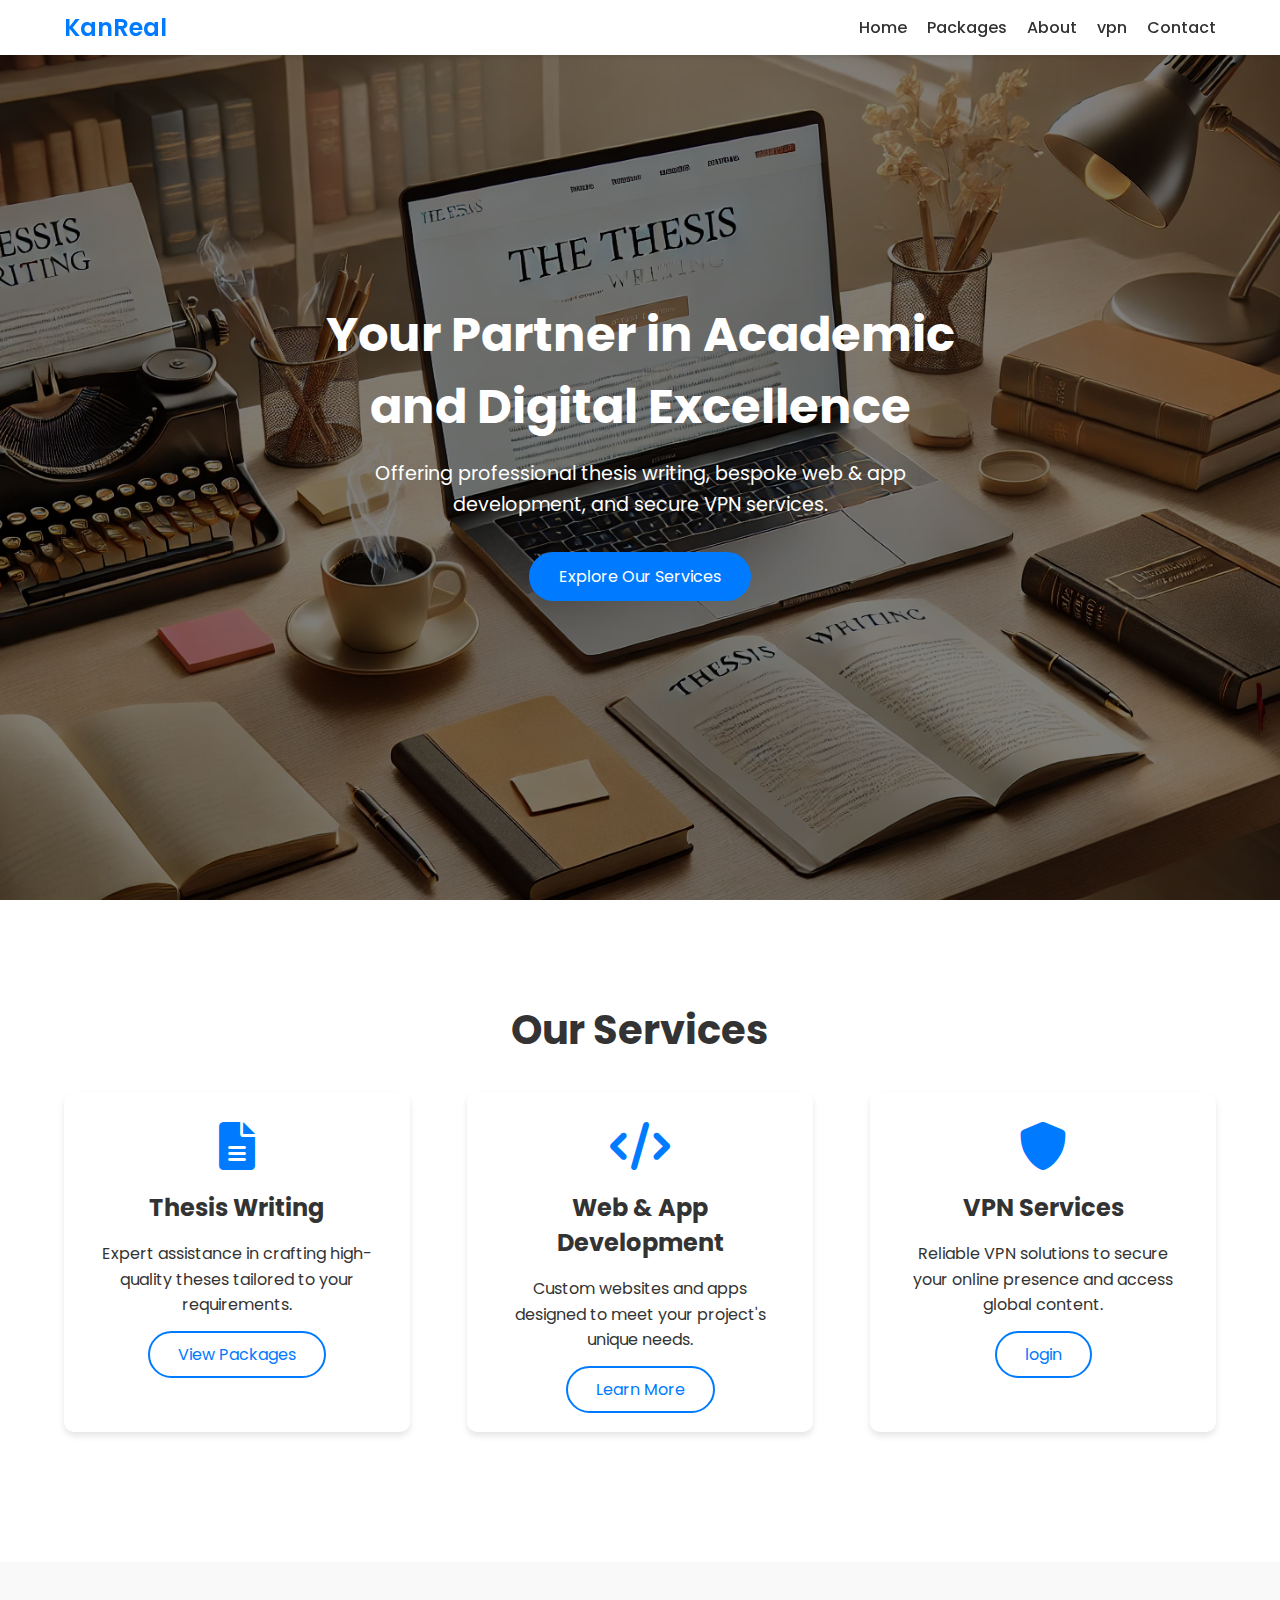
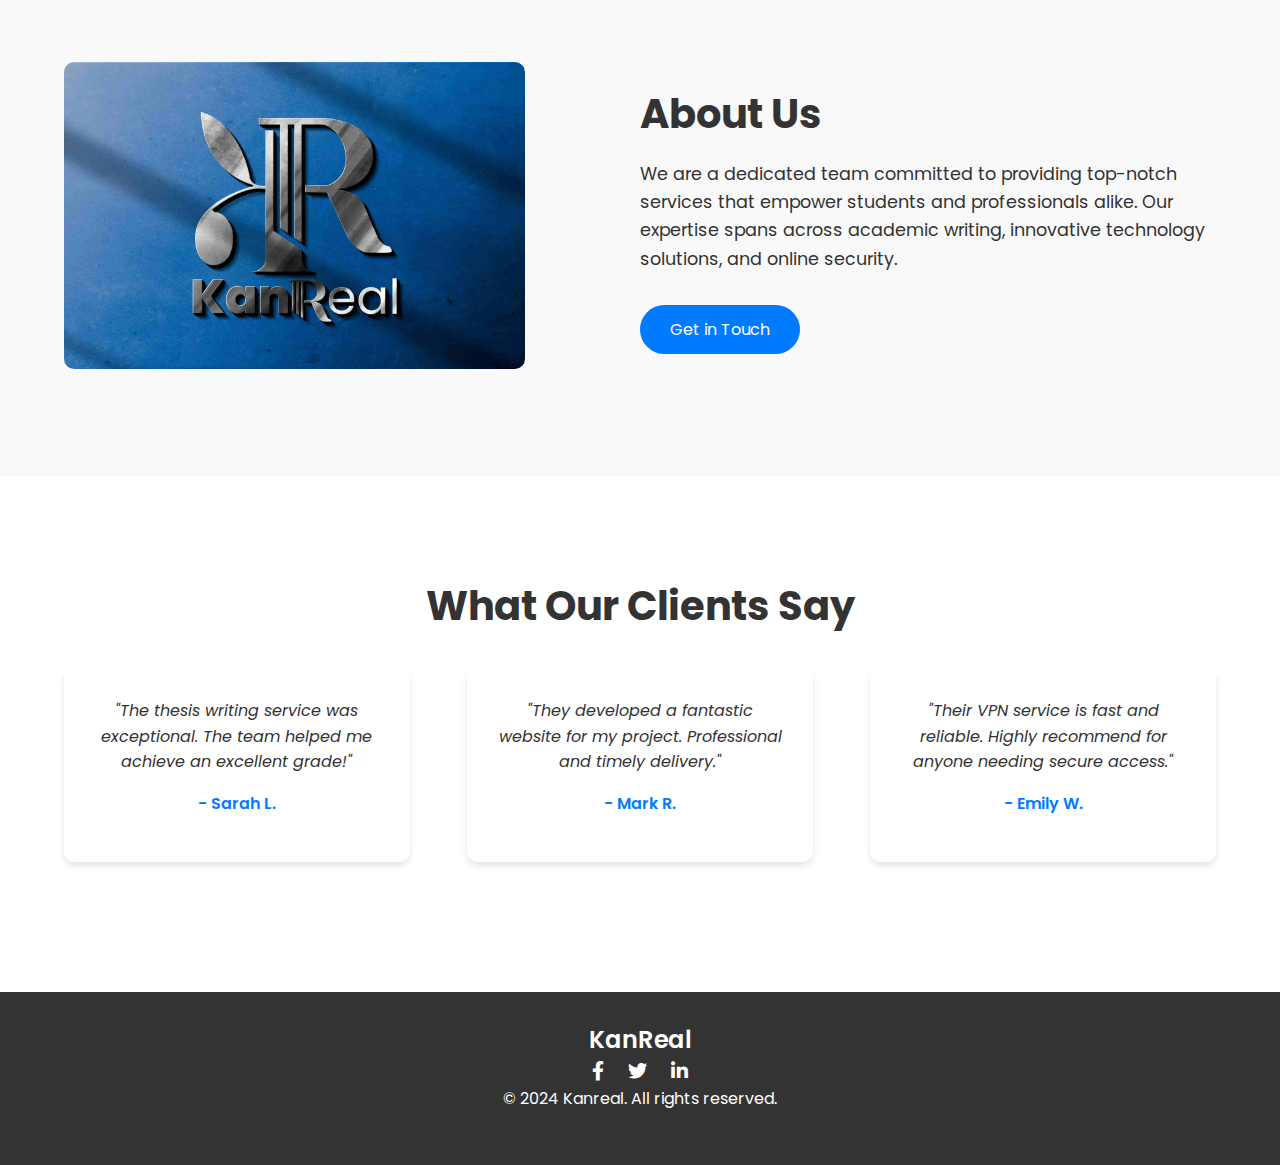
<file: index.html>
<!DOCTYPE html>
<html lang="en">
<head>
  <meta charset="UTF-8">
  <title>KanReal - Professional Services</title>
  <meta name="viewport" content="width=device-width, initial-scale=1.0">
  <link rel="icon" href="images/favicon.ico" type="image/x-icon">
  <link href="https://fonts.googleapis.com/css2?family=Poppins:wght@300;400;600&display=swap" rel="stylesheet">
  <link rel="stylesheet" href="https://cdnjs.cloudflare.com/ajax/libs/font-awesome/6.0.0-beta3/css/all.min.css" />  
  <link rel="stylesheet" href="css/index.css">
</head>
<body>

  <!-- Header Section -->
  <header id="header">
    <div class="container">
      <div class="logo">
        <a href="#hero">KanReal</a>
      </div>
      <nav class="nav-menu">
        <ul class="nav-links">
          <li><a href="#hero">Home</a></li>
          <li><a href="thesis_service.html">Packages</a></li>
          <li><a href="#about">About</a></li>
          <li><a href="https://vpn.kanrealvpn.site">vpn</a></li>
          <li><a href="contact.html">Contact</a></li>
        </ul>
        <div class="hamburger">
          <i class="fas fa-bars"></i>
        </div>
      </nav>
    </div>
  </header>
  

  <!-- Hero Section -->
  <section id="hero">
    <div class="slider">
      <div class="slides">
        <div class="slide">
          <img src="images/banner1.webp" alt="Hero Image 1">
        </div>
        <div class="slide">
          <img src="images/banner2.jpg" alt="Hero Image 2">
        </div>
        <div class="slide">
          <img src="images/banner3.jpg" alt="Hero Image 3">
        </div>
      </div>
    </div>
    <div class="hero-content">
      <h1>Your Partner in Academic and Digital Excellence</h1>
      <p>Offering professional thesis writing, bespoke web & app development, and secure VPN services.</p>
      <a href="#services" class="btn">Explore Our Services</a>
    </div>
  </section>
  
  

  <!-- Services Section -->
  <section id="services">
    <div class="container">
      <h2>Our Services</h2>
      <div class="service-grid">
        <div class="service-item">
          <i class="fas fa-file-alt fa-3x"></i>
          <h3>Thesis Writing</h3>
          <p>Expert assistance in crafting high-quality theses tailored to your requirements.</p>
          <a href="thesis_service.html" class="btn-secondary">View Packages</a>
        </div>
        <div class="service-item">
          <i class="fas fa-code fa-3x"></i>
          <h3>Web & App Development</h3>
          <p>Custom websites and apps designed to meet your project's unique needs.</p>
          <a href="contact.html" class="btn-secondary">Learn More</a>
        </div>
        <div class="service-item">
          <i class="fas fa-shield-alt fa-3x"></i>
          <h3>VPN Services</h3>
          <p>Reliable VPN solutions to secure your online presence and access global content.</p>
          <a href="https://vpn.kanrealvpn.site" class="btn-secondary">login</a>
        </div>
      </div>
    </div>
  </section>

  <!-- About Section -->
  <section id="about">
    <div class="container about-container">
      <div class="about-image">
        <img src="images/about.jpg" alt="About Us">
      </div>
      <div class="about-content">
        <h2>About Us</h2>
        <p>We are a dedicated team committed to providing top-notch services that empower students and professionals alike. Our expertise spans across academic writing, innovative technology solutions, and online security.</p>
        <a href="contact.html" class="btn">Get in Touch</a>
      </div>
    </div>
  </section>

  <!-- Testimonials Section -->
  <section id="testimonials">
    <div class="container">
      <h2>What Our Clients Say</h2>
      <div class="testimonials-grid">
        <div class="testimonial-item">
          <p>"The thesis writing service was exceptional. The team helped me achieve an excellent grade!"</p>
          <h4>- Sarah L.</h4>
        </div>
        <div class="testimonial-item">
          <p>"They developed a fantastic website for my project. Professional and timely delivery."</p>
          <h4>- Mark R.</h4>
        </div>
        <div class="testimonial-item">
          <p>"Their VPN service is fast and reliable. Highly recommend for anyone needing secure access."</p>
          <h4>- Emily W.</h4>
        </div>
      </div>
    </div>
  </section>


  <footer>
    <div class="container footer-container">
      <div class="footer-logo">
        <a href="index.html">KanReal</a>
      </div>
      <div class="footer-socials">
        <a href="#"><i class="fab fa-facebook-f"></i></a>
        <a href="#"><i class="fab fa-twitter"></i></a>
        <a href="#"><i class="fab fa-linkedin-in"></i></a>
      </div>
      <p>&copy; 2024 Kanreal. All rights reserved.</p>
    </div>
  </footer>
  <script src="js/index.js"></script>
</body>
</html>
</file>
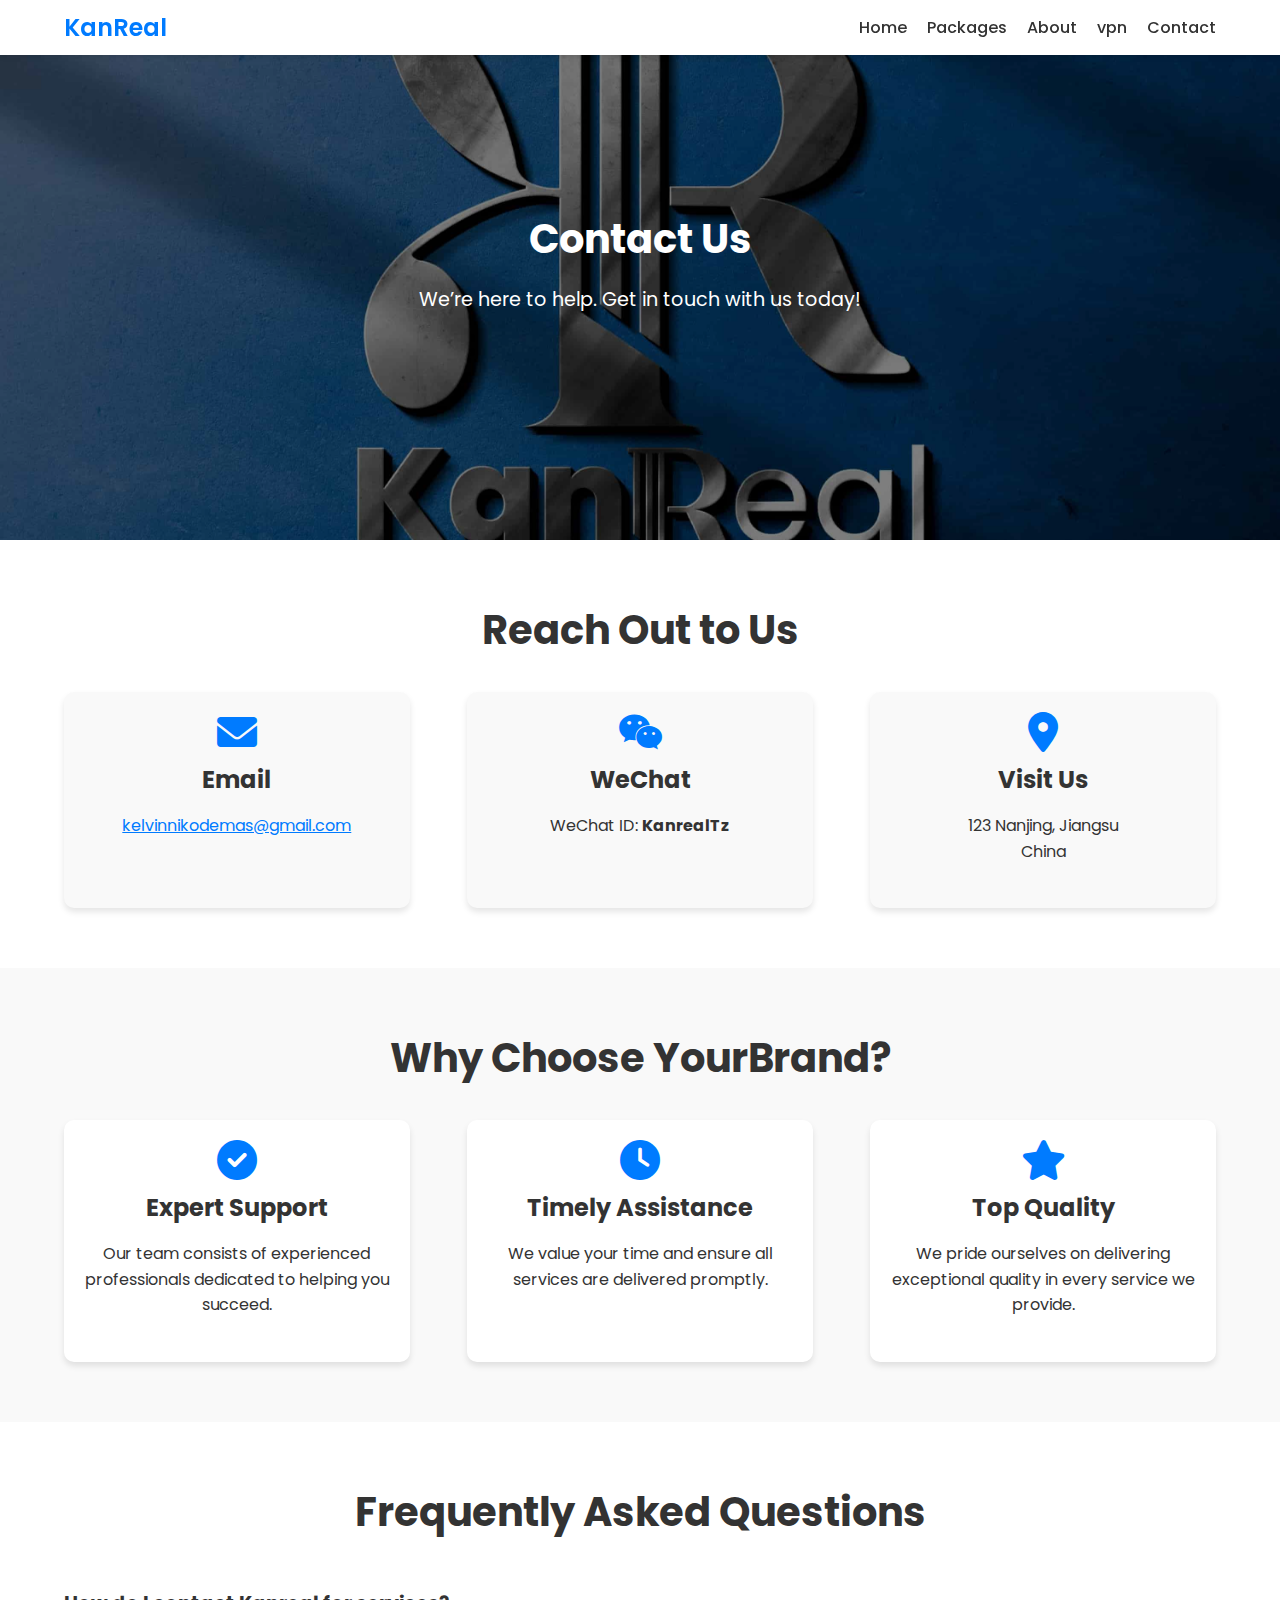
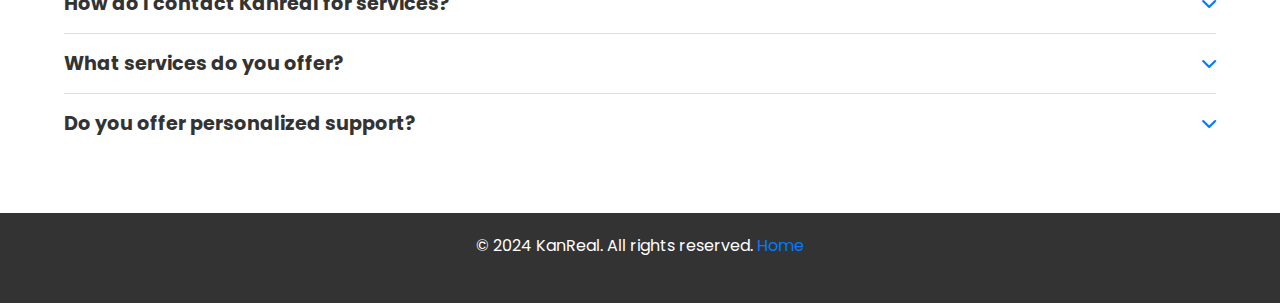
<file: contact.html>
<!DOCTYPE html>
<html lang="en">
<head>
  <meta charset="UTF-8">
  <title>Contact Us - KanReal</title>
  <meta name="viewport" content="width=device-width, initial-scale=1.0">
  <link rel="icon" href="images/favicon.ico" type="image/x-icon">
  <link href="https://fonts.googleapis.com/css2?family=Poppins:wght@300;400;600&display=swap" rel="stylesheet">
  <link rel="stylesheet" href="https://cdnjs.cloudflare.com/ajax/libs/font-awesome/6.0.0-beta3/css/all.min.css" />
  <link rel="stylesheet" href="css/contact.css">
</head>
<body>

  <!-- Header Section -->
  <header id="header">
    <div class="container">
      <div class="logo">
        <a href="index.html">KanReal</a>
      </div>
      <nav class="nav-menu">
        <ul class="nav-links">
          <li><a href="index.html">Home</a></li>
          <li><a href="thesis_service.html">Packages</a></li>
          <li><a href="index.html#about">About</a></li>
          <li><a href="https://vpn.kanrealvpn.site">vpn</a></li>
          <li><a href="contact.html">Contact</a></li>
        </ul>
        <div class="hamburger">
          <i class="fas fa-bars"></i>
        </div>
      </nav>
    </div>
  </header>

  <!-- Hero Section -->
  <section class="hero">
    <div class="hero-content">
      <h1>Contact Us</h1>
      <p>We’re here to help. Get in touch with us today!</p>
    </div>
  </section>
<!-- Contact Section -->
<section class="contact" id="contact">
  <div class="container">
    <h2>Reach Out to Us</h2>
    <div class="contact-grid">
      <div class="contact-item">
        <i class="fas fa-envelope"></i>
        <h3>Email</h3>
        <p><a href="mailto:kelvinnikodemas@gmail.com">kelvinnikodemas@gmail.com</a></p>
      </div>
      <div class="contact-item">
        <i class="fab fa-weixin"></i>
        <h3>WeChat</h3>
        <p>WeChat ID: <strong>KanrealTz</strong></p>
      </div>
      <div class="contact-item">
        <i class="fas fa-map-marker-alt"></i>
        <h3>Visit Us</h3>
        <p>123 Nanjing, Jiangsu<br> China</p>
      </div>
    </div>
  </div>
</section>

<!-- Why Choose Us Section -->
<section class="why-choose-us">
  <div class="container">
    <h2>Why Choose YourBrand?</h2>
    <div class="reasons">
      <div class="reason">
        <i class="fas fa-check-circle"></i>
        <h3>Expert Support</h3>
        <p>Our team consists of experienced professionals dedicated to helping you succeed.</p>
      </div>
      <div class="reason">
        <i class="fas fa-clock"></i>
        <h3>Timely Assistance</h3>
        <p>We value your time and ensure all services are delivered promptly.</p>
      </div>
      <div class="reason">
        <i class="fas fa-star"></i>
        <h3>Top Quality</h3>
        <p>We pride ourselves on delivering exceptional quality in every service we provide.</p>
      </div>
    </div>
  </div>
</section>

<!-- FAQ Section -->
<section class="faq">
  <div class="container">
    <h2>Frequently Asked Questions</h2>
    <div class="faq-item">
      <div class="question">
        <h3>How do I contact Kanreal for services?</h3>
        <i class="fas fa-chevron-down"></i>
      </div>
      <div class="answer">
        <p>You can reach us via email or by WeChat. Check the contact section above for details.</p>
      </div>
    </div>
    <div class="faq-item">
      <div class="question">
        <h3>What services do you offer?</h3>
        <i class="fas fa-chevron-down"></i>
      </div>
      <div class="answer">
        <p>We specialize in thesis writing, web and app development, VPN services, and more. Explore our services for more information.</p>
      </div>
    </div>
    <div class="faq-item">
      <div class="question">
        <h3>Do you offer personalized support?</h3>
        <i class="fas fa-chevron-down"></i>
      </div>
      <div class="answer">
        <p>Yes, we provide tailored solutions to meet your specific needs. Feel free to contact us for a consultation.</p>
      </div>
    </div>
  </div>
</section>
  <footer>
    <p>&copy; 2024 KanReal. All rights reserved. <a href="index.html">Home</a></p>
  </footer>
<script src="js/contact.js"></script>
</body>
</html>
</file>
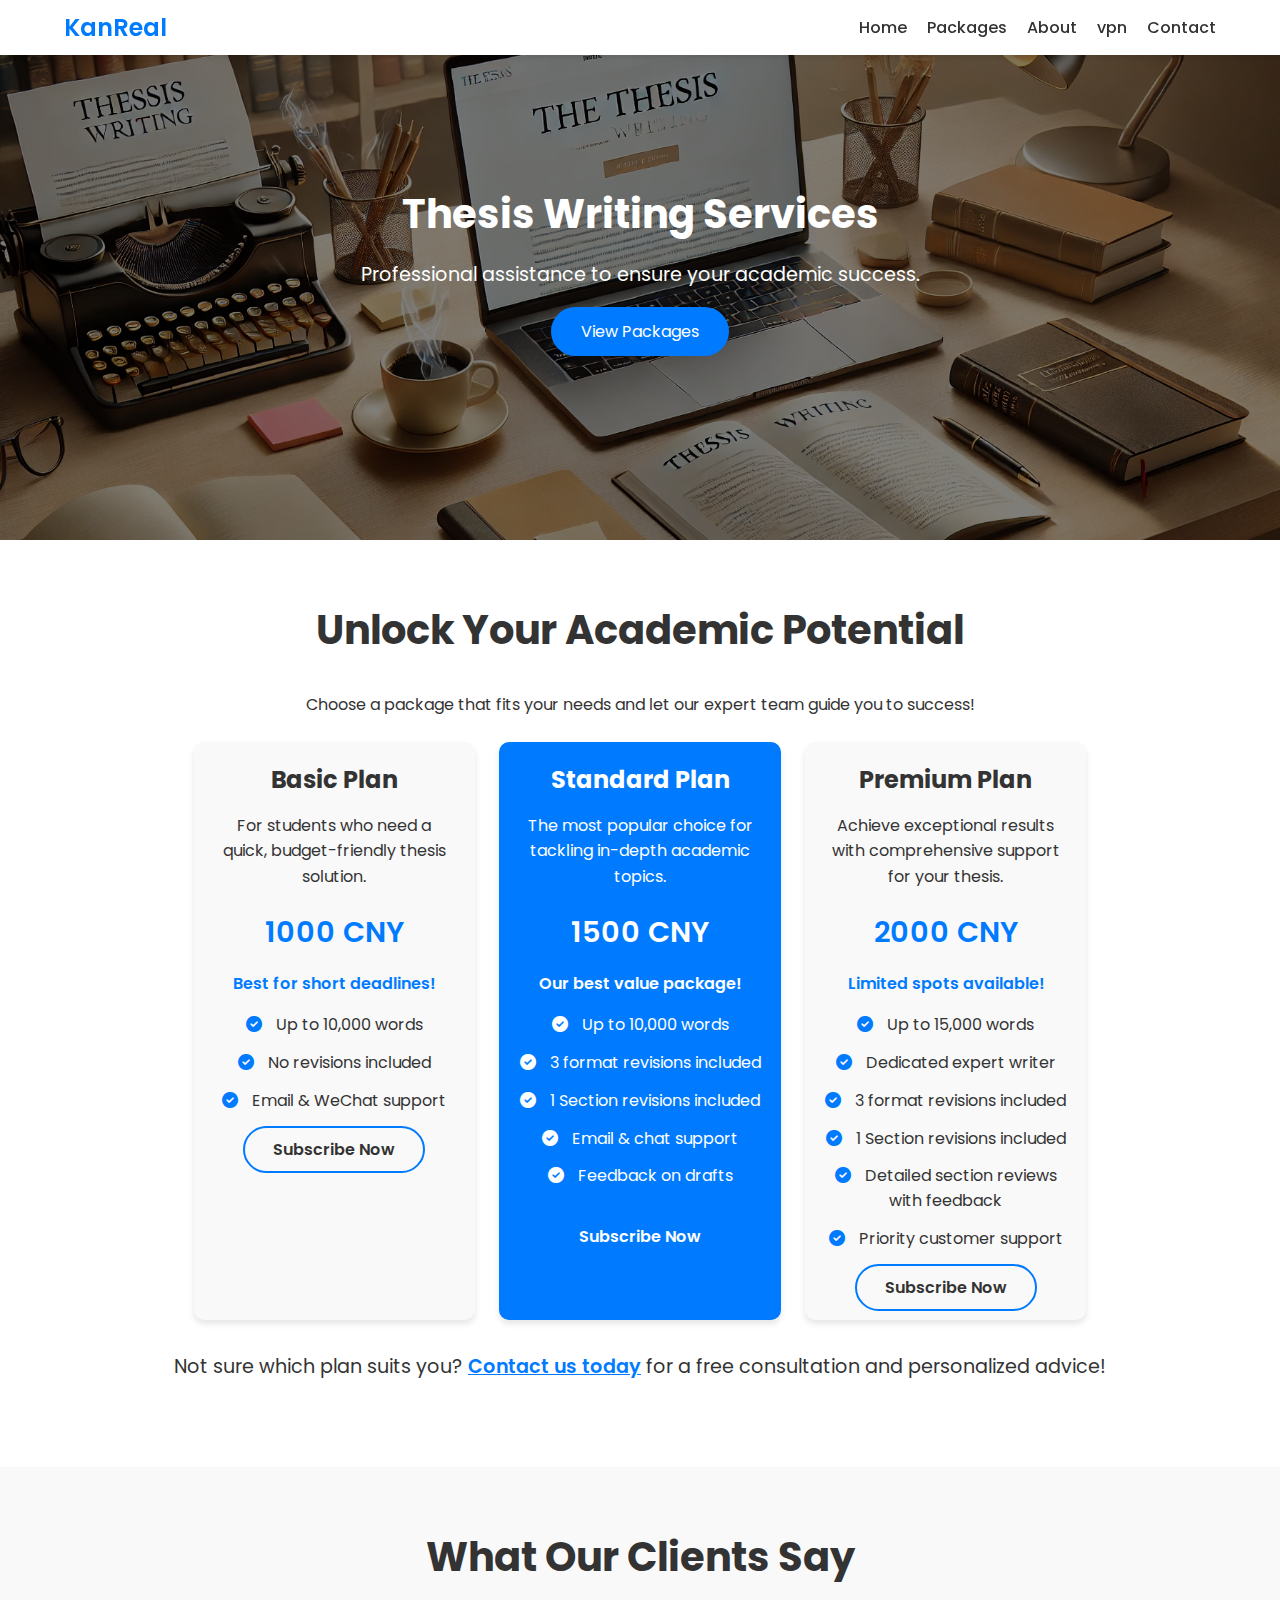
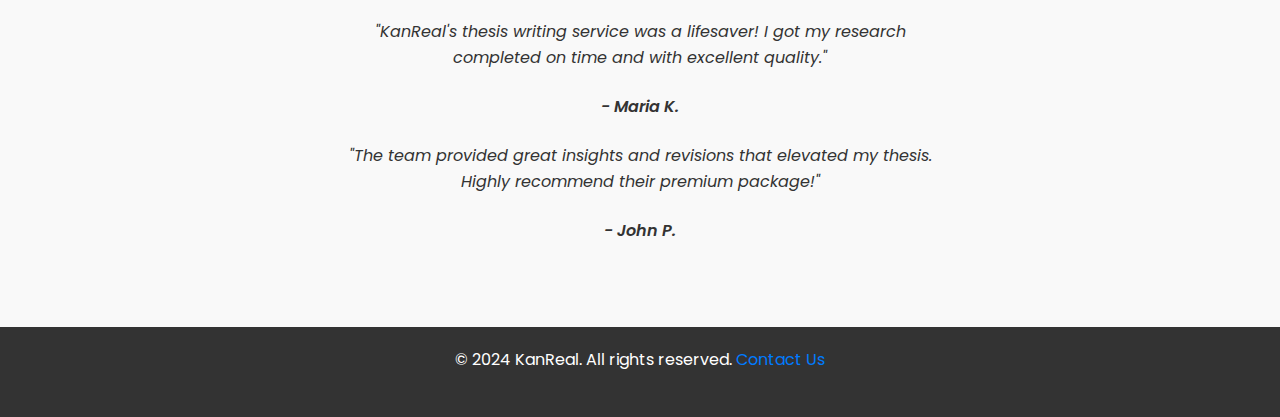
<file: thesis_service.html>
<!DOCTYPE html>
<html lang="en">
<head>
  <meta charset="UTF-8">
  <title>Thesis Writing Services - KanReal</title>
  <meta name="viewport" content="width=device-width, initial-scale=1.0">
  <link rel="icon" href="images/favicon.ico" type="image/x-icon">
  <link href="https://fonts.googleapis.com/css2?family=Poppins:wght@300;400;600&display=swap" rel="stylesheet">
  <link rel="stylesheet" href="https://cdnjs.cloudflare.com/ajax/libs/font-awesome/6.0.0-beta3/css/all.min.css" />
  <link rel="stylesheet" href="css/thesis_service.css">
</head>
<body>

  <!-- Header Section -->
  <header id="header">
    <div class="container">
      <div class="logo">
        <a href="index.html">KanReal</a>
      </div>
      <nav class="nav-menu">
        <ul class="nav-links">
          <li><a href="index.html">Home</a></li>
          <li><a href="thesis_service.html">Packages</a></li>
          <li><a href="index.html#about">About</a></li>
          <li><a href="https://vpn.kanrealvpn.site">vpn</a></li>
          <li><a href="contact.html">Contact</a></li>
        </ul>
        <div class="hamburger">
          <i class="fas fa-bars"></i>
        </div>
      </nav>
    </div>
  </header>

  <!-- Hero Section -->
  <section class="hero">
    <div class="hero-content">
      <h1>Thesis Writing Services</h1>
      <p>Professional assistance to ensure your academic success.</p>
      <a href="#packages" class="btn">View Packages</a>
    </div>
  </section>

  <!-- Subscription Packages -->
  <section class="subscription" id="packages">
    <h2>Unlock Your Academic Potential</h2>
    <p>Choose a package that fits your needs and let our expert team guide you to success!</p>
    <div class="packages">
      <!-- Basic Plan -->
      <div class="package">
        <h3>Basic Plan</h3>
        <p>For students who need a quick, budget-friendly thesis solution.</p>
        <p class="price">1000 CNY</p>
        <p class="note">Best for short deadlines!</p>
        <ul>
          <li><i class="fas fa-check-circle"></i> Up to 10,000 words</li>
          <li><i class="fas fa-check-circle"></i> No revisions included</li>
          <li><i class="fas fa-check-circle"></i> Email & WeChat support</li>
        </ul>
        <a href="contact.html" class="btn-secondary">Subscribe Now</a>
      </div>
      <!-- Standard Plan -->
      <div class="package popular">
        <h3>Standard Plan</h3>
        <p>The most popular choice for tackling in-depth academic topics.</p>
        <p class="price">1500 CNY</p>
        <p class="note">Our best value package!</p>
        <ul>
          <li><i class="fas fa-check-circle"></i> Up to 10,000 words</li>
          <li><i class="fas fa-check-circle"></i> 3 format revisions included</li>
          <li><i class="fas fa-check-circle"></i> 1 Section revisions included</li>
          <li><i class="fas fa-check-circle"></i> Email & chat support</li>
          <li><i class="fas fa-check-circle"></i> Feedback on drafts</li>
        </ul>
        <a href="contact.html" class="btn">Subscribe Now</a>
      </div>
      <!-- Premium Plan -->
      <div class="package">
        <h3>Premium Plan</h3>
        <p>Achieve exceptional results with comprehensive support for your thesis.</p>
        <p class="price">2000 CNY</p>
        <p class="note">Limited spots available!</p>
        <ul>
          <li><i class="fas fa-check-circle"></i> Up to 15,000 words</li>
          <li><i class="fas fa-check-circle"></i> Dedicated expert writer</li>
          <li><i class="fas fa-check-circle"></i> 3 format revisions included</li>
          <li><i class="fas fa-check-circle"></i> 1 Section revisions included</li>
          <li><i class="fas fa-check-circle"></i> Detailed section reviews with feedback</li>
          <li><i class="fas fa-check-circle"></i> Priority customer support</li>
        </ul>
        <a href="contact.html" class="btn-secondary">Subscribe Now</a>
      </div>
    </div>
    <p class="cta">
      Not sure which plan suits you? <a href="contact.html" class="highlight">Contact us today</a> for a free consultation and personalized advice!
    </p>
  </section>

  <!-- Testimonials -->
  <section class="testimonials" id="testimonials">
    <h2>What Our Clients Say</h2>
    <div class="testimonial-item">
      <p>"KanReal's thesis writing service was a lifesaver! I got my research completed on time and with excellent quality."</p>
      <h4>- Maria K.</h4>
    </div>
    <div class="testimonial-item">
      <p>"The team provided great insights and revisions that elevated my thesis. Highly recommend their premium package!"</p>
      <h4>- John P.</h4>
    </div>
  </section>

  <footer>
    <p>&copy; 2024 KanReal. All rights reserved. <a href="contact.html">Contact Us</a></p>
  </footer>
  <script src="js/thesis_service.js"></script>
</body>
</html>
</file>
<file: css/index.css>
@import url('https://fonts.googleapis.com/css2?family=Poppins:wght@300;400;600&display=swap');

/* Reset Styles */
* {
  margin: 0;
  padding: 0;
  box-sizing: border-box;
}

/* Base Styles */
body {
  font-family: 'Poppins', sans-serif;
  color: #333;
  scroll-behavior: smooth;
}

.container {
  width: 90%;
  max-width: 1200px;
  margin: auto;
}

a {
  text-decoration: none;
  color: inherit;
}

h1, h2, h3, h4 {
  margin-bottom: 1rem;
}

p {
  margin-bottom: 1.5rem;
  line-height: 1.6;
}

.btn {
  display: inline-block;
  padding: 12px 30px;
  background-color: #007BFF;
  color: #fff;
  border-radius: 50px;
  transition: background-color 0.3s;
}

.btn:hover {
  background-color: #0056b3;
}

.btn-secondary {
  background-color: transparent;
  color: #007BFF;
  border: 2px solid #007BFF;
  border-radius: 50px;
  padding: 10px 28px;
}

.btn-secondary:hover {
  background-color: #007BFF;
  color: #fff;
}

/* Header Styles */
header {
  background-color: #fff;
  position: fixed;
  width: 100%;
  z-index: 999;
  box-shadow: 0 2px 5px rgba(0,0,0,0.1);
}
header .container {
  display: flex;
  justify-content: space-between;
  align-items: center;
  padding: 10px 0;
}

.logo a {
  font-size: 1.5rem;
  font-weight: 600;
  color: #007BFF;
}

/* Hamburger Menu Styles */
.hamburger {
  display: none;
  cursor: pointer;
  font-size: 1.5rem;
  color: #333;
  z-index: 1000; 
}

.nav-links {
  list-style: none;
  display: flex;
}

.nav-links li {
  margin-left: 20px;
}

.nav-links li a {
  text-decoration: none;
  color: #333;
  font-weight: 500;
  transition: color 0.3s;
}

.nav-links li a:hover {
  color: #007BFF;

}


/* Hero Section with Slider */
#hero {
  position: relative;
  overflow: hidden;
  height: 100vh;
  display: flex;
  flex-direction: column; /* Ensure text stacks vertically on small screens */
  align-items: center;
  justify-content: center;
}

.slider {
  position: absolute;
  top: 0;
  left: 0;
  width: 100%;
  height: 100%;
  z-index: 0;
}

.slides {
  display: flex;
  width: 300%;
  height: 100%;
}

.slide {
  flex: 1;
  height: 100%;
}

.slide img {
  width: 100%;
  height: 100%;
  object-fit: cover;
  animation: slideAnimation 10s infinite;
}

.hero-content {
  position: relative;
  z-index: 1;
  color: #fff;
  text-align: center;
  max-width: 90%;
  padding: 0 20px;
}

/* Slide Animation */
@keyframes slideAnimation {
  0% { opacity: 1; transform: translateX(0); }
  5% { opacity: 1; transform: translateX(0); }
  15% { opacity: 1; transform: translateX(0); }
  
  25% { opacity: 1; transform: translateX(-100%); }
  35% { opacity: 1; transform: translateX(-100%); }
  45% { opacity: 1; transform: translateX(-100%); }
  
  55% { opacity: 1; transform: translateX(-200%); }
  65% { opacity: 1; transform: translateX(-200%); }
  75% { opacity: 1; transform: translateX(-200%); }
  
  85% { opacity: 1; transform: translateX(-100); }
  95% { opacity: 1; transform: translateX(-100); }
  100% { opacity: 1; transform: translateX(-100); }
  
  85% { opacity: 1; transform: translateX(0); }
  100% { opacity: 1; transform: translateX(0); }
  }

#hero::after {
  content: '';
  position: absolute;
  top: 0;
  left: 0;
  right: 0;
  bottom: 0;
  background: rgba(0, 0, 0, 0.5);
}

.hero-content {
  position: relative;
  z-index: 1;
  max-width: 700px;
  margin: auto;
}

.hero-content h1 {
  font-size: 3rem;
  margin-bottom: 1rem;
}

.hero-content p {
  font-size: 1.2rem;
  margin-bottom: 2rem;
}

/* Services Section */
#services {
  padding: 100px 0;
  text-align: center;
}

#services h2 {
  font-size: 2.5rem;
  margin-bottom: 2rem;
}

.service-grid {
  display: flex;
  justify-content: space-between;
  flex-wrap: wrap;
}

.service-item {
  flex-basis: 30%;
  background-color: #fff;
  padding: 30px;
  margin-bottom: 30px;
  border-radius: 10px;
  box-shadow: 0 4px 6px rgba(0, 0, 0, 0.1);
  transition: transform 0.3s;
}

.service-item:hover {
  transform: translateY(-10px);
}

.service-item i {
  color: #007BFF;
  margin-bottom: 20px;
}

.service-item h3 {
  font-size: 1.5rem;
  margin-bottom: 1rem;
}

/* About Section */
#about {
  padding: 100px 0;
  background-color: #f9f9f9;
}

.about-container {
  display: flex;
  align-items: center;
  flex-wrap: wrap;
}

.about-image, .about-content {
  flex-basis: 50%;
}

.about-image img {
  width: 80%;
  border-radius: 10px;
}

.about-content h2 {
  font-size: 2.5rem;
  margin-bottom: 1rem;
}

.about-content p {
  font-size: 1.1rem;
  margin-bottom: 2rem;
}

/* Testimonials Section */
#testimonials {
  padding: 100px 0;
}

#testimonials h2 {
  font-size: 2.5rem;
  margin-bottom: 2rem;
  text-align: center;
}

.testimonials-grid {
  display: flex;
  justify-content: space-between;
  flex-wrap: wrap;
}

.testimonial-item {
  flex-basis: 30%;
  background-color: #fff;
  padding: 30px;
  margin-bottom: 30px;
  border-radius: 10px;
  text-align: center;
  box-shadow: 0 4px 6px rgba(0, 0, 0, 0.1);
}

.testimonial-item p {
  font-style: italic;
  margin-bottom: 1rem;
}

.testimonial-item h4 {
  font-weight: 600;
  color: #007BFF;
}

/* Contact Section */
/* Contact Section */
#contact {
  padding: 100px 0;
  background-color: #007BFF;
  color: #fff;
  text-align: center;
}

.contact-container {
  max-width: 600px;
  margin: auto;
}

#contact h2 {
  font-size: 2.5rem;
  margin-bottom: 1rem;
}

#contact p {
  font-size: 1.1rem;
  margin-bottom: 2rem;
}

.contact-info {
  display: flex;
  flex-direction: column;
  align-items: center;
  gap: 2rem;
}

.info-item {
  text-align: center;
}

.info-item i {
  font-size: 2.5rem;
  margin-bottom: 10px;
}

.info-item h3 {
  font-size: 1.5rem;
  margin-bottom: 5px;
}

.info-item p {
  font-size: 1.1rem;
}

.info-item a {
  color: #fff;
  text-decoration: underline;
  transition: color 0.3s;
}

.info-item a:hover {
  color: #ffd700;
}



/* FAQ Section */
#faq {
  padding: 100px 0;
  text-align: center;
}

#faq h2 {
  font-size: 2.5rem;
  margin-bottom: 2rem;
}

.faq-item {
  text-align: left;
  margin-bottom: 2rem;
}

.faq-item h3 {
  font-size: 1.5rem;
  margin-bottom: 0.5rem;
}

.faq-item p {
  font-size: 1.1rem;
  color: #555;
}



/* Footer Styles */
footer {
  background-color: #333;
  color: #fff;
  padding: 30px 0;
  text-align: center;
}

.footer-container {
  display: flex;
  flex-direction: column;
  align-items: center;
}

.footer-logo a {
  font-size: 1.5rem;
  font-weight: 600;
  color: #fff;
  margin-bottom: 10px;
}

.footer-socials a {
  color: #fff;
  margin: 0 10px;
  font-size: 1.2rem;
}

/* Responsive Styles */
@media (max-width: 991px) {
  .hamburger {
    display: block; /* Show hamburger menu on small screens */
  }

  .nav-links {
    display: none; /* Initially hidden */
    flex-direction: column;
    position: absolute;
    top: 60px;
    right: 0;
    background-color: #fff;
    width: 100%;
    padding: 10px 0;
    box-shadow: 0 4px 6px rgba(0, 0, 0, 0.1);
    z-index: 999;
  }

  .nav-links.show {
    display: flex; /* Show menu when the class is toggled */
  }

  .nav-links li {
    text-align: center;
    margin: 10px 0;
  }

  #hero {
    height: auto; /* Allow height to adjust dynamically */
    padding: 20px 0;
  }

  .hero-content h1 {
    font-size: 2rem;
  }

  .hero-content p {
    font-size: 1rem;
  }

  .btn {
    padding: 10px 20px;
  }

  .about-container, .service-grid, .testimonials-grid {
    flex-direction: column;
    align-items: center;
  }

  .about-image, .about-content, .service-item, .testimonial-item {
    flex-basis: 100%;
  }

  .form-row {
    flex-direction: column;
  }

  .form-row .form-group {
    flex-basis: 100%;
  }
}

@media (max-width: 600px) {
  .hero-content h1 {
    font-size: 2rem;
  }

  .hero-content p {
    font-size: 1rem;
  }

  .btn {
    padding: 10px 20px;
  }

  .nav-menu ul li {
    margin-left: 10px;
  }
}
</file>
<file: css/contact.css>
@import url('https://fonts.googleapis.com/css2?family=Poppins:wght@300;400;600&display=swap');

/* Reset Styles */
* {
  margin: 0;
  padding: 0;
  box-sizing: border-box;
}

body {
  font-family: 'Poppins', sans-serif;
  color: #333;
  scroll-behavior: smooth;
}

.container {
  width: 90%;
  max-width: 1200px;
  margin: auto;
}

a {
  text-decoration: none;
  color: inherit;
}

h1, h2, h3, h4 {
  margin-bottom: 1rem;
}

p {
  margin-bottom: 1.5rem;
  line-height: 1.6;
}

.btn {
  display: inline-block;
  padding: 12px 30px;
  background-color: #007BFF;
  color: #fff;
  border-radius: 50px;
  transition: background-color 0.3s;
}

.btn:hover {
  background-color: #0056b3;
}

header {
  background-color: #fff;
  position: fixed;
  width: 100%;
  z-index: 999;
  box-shadow: 0 2px 5px rgba(0, 0, 0, 0.1);
}

header .container {
  display: flex;
  justify-content: space-between;
  align-items: center;
  padding: 10px 0;
}

.logo a {
  font-size: 1.5rem;
  font-weight: 600;
  color: #007BFF;
}

/* Hamburger Menu Styles */
.hamburger {
  display: none;
  cursor: pointer;
  font-size: 1.5rem;
  color: #333;
  z-index: 1000; 
}

.nav-links {
  list-style: none;
  display: flex;
}

.nav-links li {
  margin-left: 20px;
}


.nav-links li a {
  text-decoration: none;
  color: #333;
  font-weight: 500;
  transition: color 0.3s;
}
.nav-links li a:hover {
  color: #007BFF;

}

/* Contact Hero Section */
.hero {
  background: url('../images/about.jpg') center center/cover no-repeat;
  height: 60vh;
  display: flex;
  align-items: center;
  justify-content: center;
  color: #fff;
  text-align: center;
  position: relative;
}

.hero::after {
  content: '';
  position: absolute;
  top: 0;
  left: 0;
  right: 0;
  bottom: 0;
  background: rgba(0, 0, 0, 0.5);
}

.hero-content {
  position: relative;
  z-index: 1;
  max-width: 700px;
}

.hero-content h1 {
  font-size: 2.5rem;
}

.hero-content p {
  font-size: 1.2rem;
  margin: 1rem 0;
}

/* Contact Section */
.contact {
  padding: 60px 0;
  text-align: center;
}

.contact h2 {
  font-size: 2.5rem;
  margin-bottom: 2rem;
}

.contact-grid {
  display: flex;
  justify-content: space-between;
  gap: 1.5rem;
  flex-wrap: wrap;
}

.contact-item {
  flex-basis: 30%;
  background: #f9f9f9;
  padding: 20px;
  border-radius: 10px;
  box-shadow: 0 4px 6px rgba(0, 0, 0, 0.1);
  text-align: center;
}

.contact-item i {
  font-size: 2.5rem;
  margin-bottom: 10px;
  color: #007BFF;
}

.contact-item h3 {
  font-size: 1.5rem;
  margin-bottom: 1rem;
}

.contact-item p a {
  color: #007BFF;
  text-decoration: underline;
}

.contact-item p a:hover {
  color: #0056b3;
}



/* Why Choose Us Section */
.why-choose-us {
  background: #f9f9f9;
  padding: 60px 0;
  text-align: center;
}

.why-choose-us h2 {
  font-size: 2.5rem;
  margin-bottom: 2rem;
}

.reasons {
  display: flex;
  justify-content: space-between;
  gap: 1.5rem;
  flex-wrap: wrap;
}

.reason {
  flex-basis: 30%;
  background: #fff;
  padding: 20px;
  border-radius: 10px;
  box-shadow: 0 4px 6px rgba(0, 0, 0, 0.1);
  text-align: center;
}

.reason i {
  font-size: 2.5rem;
  margin-bottom: 10px;
  color: #007BFF;
}

.reason h3 {
  font-size: 1.5rem;
  margin-bottom: 1rem;
}

/* FAQ Section */
.faq {
  padding: 60px 0;
}

.faq h2 {
  font-size: 2.5rem;
  margin-bottom: 2rem;
  text-align: center;
}

.faq-item {
  border-bottom: 1px solid #ddd;
  padding: 15px 0;
}

.faq-item:last-child {
  border-bottom: none;
}

.question {
  display: flex;
  justify-content: space-between;
  align-items: center;
  cursor: pointer;
}

.question h3 {
  font-size: 1.2rem;
  color: #333;
  margin: 0;
}

.question i {
  font-size: 1rem;
  color: #007BFF;
  transition: transform 0.3s;
}

.answer {
  max-height: 0;
  overflow: hidden;
  transition: max-height 0.3s ease;
}

.answer p {
  font-size: 1rem;
  color: #555;
  margin: 10px 0 0;
}

.faq-item.active .answer {
  max-height: 200px; /* Adjust based on content */
}

.faq-item.active .question i {
  transform: rotate(180deg);
}



/* Footer */
footer {
  background-color: #333;
  color: #fff;
  padding: 20px 0;
  text-align: center;
}

footer a {
  color: #007BFF;
  text-decoration: none;
}

footer a:hover {
  text-decoration: underline;
}


/* Responsive Adjustments for Small Screens */
@media (max-width: 991px) {
/* Header */

header .logo a {
font-size: 1.2rem;
margin-bottom: 10px;
}

header .nav-links {
flex-direction: column;
align-items: flex-start;
width: 100%;
display: none; /* Hide menu by default */
}

header .nav-links li {
margin-left: 0;
width: 100%;
}

header .nav-links li a {
padding: 10px 15px;
width: 100%;
display: block;
}

.hamburger {
display: block;
}

.nav-links {
display: none;
flex-direction: column;
position: absolute;
top: 70px;
right: 0;
background-color: #fff;
width: 100%;
padding: 10px 0;
box-shadow: 0 4px 6px rgba(0, 0, 0, 0.1);
z-index: 999;
}


/* Show menu when toggled */
.nav-links.show {
display: flex;
}

.nav-links li {
text-align: center;
margin: 10px 0;
}

/* Hero Section */
.hero {
height: auto;
padding: 80px 0 60px;
}

.hero-content {
padding: 0 20px;
}

.hero-content h1 {
font-size: 2rem;
}

.hero-content p {
font-size: 1rem;
}

/* Buttons */
.btn {
padding: 10px 20px;
font-size: 1rem;
}

/* Contact Section */
.contact h2 {
font-size: 2rem;
}

.contact-grid {
flex-direction: column;
align-items: center;
}

.contact-item {
flex-basis: 100%;
margin-bottom: 20px;
}

.contact-item i {
font-size: 2rem;
}

.contact-item h3 {
font-size: 1.2rem;
}

/* Why Choose Us Section */
.why-choose-us h2 {
font-size: 2rem;
}

.reasons {
flex-direction: column;
align-items: center;
}

.reason {
flex-basis: 100%;
margin-bottom: 20px;
}

.reason i {
font-size: 2rem;
}

.reason h3 {
font-size: 1.2rem;
}

/* FAQ Section */
.faq h2 {
font-size: 2rem;
}

.faq-item {
padding: 10px 0;
}

.question h3 {
font-size: 1rem;
}

.answer p {
font-size: 0.9rem;
}

/* Footer */
footer {
padding: 15px 0;
}

footer p {
font-size: 0.9rem;
}
}
</file>
<file: css/thesis_service.css>
@import url('https://fonts.googleapis.com/css2?family=Poppins:wght@300;400;600&display=swap');

/* Reset Styles */
* {
  margin: 0;
  padding: 0;
  box-sizing: border-box;
}

body {
  font-family: 'Poppins', sans-serif;
  color: #333;
  scroll-behavior: smooth;
}

.container {
  width: 90%;
  max-width: 1200px;
  margin: auto;
}

a {
  text-decoration: none;
  color: inherit;
}

h1, h2, h3, h4 {
  margin-bottom: 1rem;
}

p {
  margin-bottom: 1.5rem;
  line-height: 1.6;
}

.btn {
  display: inline-block;
  padding: 12px 30px;
  background-color: #007BFF;
  color: #fff;
  border-radius: 50px;
  transition: background-color 0.3s;
}

.btn:hover {
  background-color: #0056b3;
}

.btn-secondary {
  background-color: transparent;
  color: #007BFF;
  border: 2px solid #007BFF;
  border-radius: 50px;
  padding: 10px 28px;
}

.btn-secondary:hover {
  background-color: #007BFF;
  color: #fff;
}

header {
  background-color: #fff;
  position: fixed;
  width: 100%;
  z-index: 999;
  box-shadow: 0 2px 5px rgba(0, 0, 0, 0.1);
}

header .container {
  display: flex;
  justify-content: space-between;
  align-items: center;
  padding: 10px 0;
}

.logo a {
  font-size: 1.5rem;
  font-weight: 600;
  color: #007BFF;
}

/* Hamburger Menu Styles */
.hamburger {
  display: none;
  cursor: pointer;
  font-size: 1.5rem;
  color: #333;
  z-index: 1000; 
}

.nav-links {
  list-style: none;
  display: flex;
}

.nav-links li {
  margin-left: 20px;
}

.nav-links li a {
  text-decoration: none;
  color: #333;
  font-weight: 500;
  transition: color 0.3s;
}

.nav-links li a:hover {
  color: #007BFF;

}

/* Hero Section */
.hero {
  background: url('../images/banner1.webp') center center/cover no-repeat;
  height: 60vh;
  display: flex;
  align-items: center;
  justify-content: center;
  color: #fff;
  text-align: center;
  position: relative;
}

.hero::after {
  content: '';
  position: absolute;
  top: 0;
  left: 0;
  right: 0;
  bottom: 0;
  background: rgba(0, 0, 0, 0.5);
}

.hero-content {
  position: relative;
  z-index: 1;
  max-width: 700px;
}

.hero-content h1 {
  font-size: 2.5rem;
}

.hero-content p {
  font-size: 1.2rem;
  margin: 1rem 0;
}

/* Subscription Section */
.subscription {
  padding: 60px 0;
  text-align: center;
}

.subscription h2 {
  font-size: 2.5rem;
  margin-bottom: 2rem;
}

.packages {
  display: flex;
  justify-content: center;
  gap: 1.5rem;
  flex-wrap: wrap;
}

.package {
  flex-basis: 22%;
  background: #f9f9f9;
  padding: 20px;
  border-radius: 10px;
  box-shadow: 0 4px 6px rgba(0, 0, 0, 0.1);
  transition: transform 0.3s, background-color 0.3s;
}

.package.popular {
  background: #007BFF;
  color: #fff;
}

.package h3 {
  font-size: 1.5rem;
  margin-bottom: 1rem;
}

.package p {
  margin-bottom: 1.2rem;
}

.package ul {
  list-style: none;
  padding: 0;
  margin: 0 0 1.5rem;
}

.package ul li {
  margin-bottom: 0.8rem;
}

.package ul li i {
  color: #007BFF;
  margin-right: 10px;
}

.package.popular ul li i {
  color: #fff;
}

.package a {
  color: inherit;
  font-weight: 600;
}

.package:hover {
  transform: translateY(-10px);
  background-color: #e9f5ff;
}

.package.popular:hover {
  transform: translateY(-10px);
  background-color: #0056b3;
}

.package .price {
font-size: 1.8rem;
font-weight: 600;
color: #007BFF;
margin-bottom: 1rem;
}

.package.popular .price {
color: #fff;
}

/* Highlight Notes */
.package .note {
font-size: 1rem;
color: #007BFF;
font-weight: 600;
margin-bottom: 1rem;
}

.package.popular .note {
color: #fff; /* For popular package */
}

/* Call-to-Action */
.subscription .cta {
margin-top: 2rem;
font-size: 1.2rem;
text-align: center;
}

.subscription .cta .highlight {
color: #007BFF;
font-weight: 600;
text-decoration: underline;
}

.subscription .cta .highlight:hover {
color: #0056b3;
}



/* Testimonials Section */
.testimonials {
  padding: 60px 0;
  background: #f9f9f9;
  text-align: center;
}

.testimonials h2 {
  font-size: 2.5rem;
  margin-bottom: 2rem;
}

.testimonial-item {
  max-width: 600px;
  margin: auto;
  font-style: italic;
  margin-bottom: 1.5rem;
}

.testimonial-item h4 {
  font-weight: 600;
  margin-top: 0.5rem;
}

/* Footer */
footer {
  background-color: #333;
  color: #fff;
  padding: 20px 0;
  text-align: center;
}

footer a {
  color: #007BFF;
  text-decoration: none;
}

footer a:hover {
  text-decoration: underline;
}

/* Responsive Styles */

@media (max-width: 991px) {
/* Header */
.hamburger {
display: block;
}

.nav-links {
display: none;
flex-direction: column;
position: absolute;
top: 70px;
right: 0;
background-color: #fff;
width: 100%;
padding: 10px 0;
box-shadow: 0 4px 6px rgba(0, 0, 0, 0.1);
z-index: 999;
}

.nav-links.show {
display: flex;
}

.nav-links li {
text-align: center;
margin: 10px 0;
}

/* Hero Section */
#hero {
height: auto;
padding: 100px 0;
}

.hero-content h1 {
font-size: 2rem;
}

.hero-content p {
font-size: 1rem;
}

.btn {
padding: 10px 20px;
}

/* Service Section */
.service-grid {
flex-direction: column;
align-items: center;
}

.service-item {
flex-basis: 80%;
margin-bottom: 20px;
}

/* About Section */
.about-container {
flex-direction: column;
align-items: center;
}

.about-image, .about-content {
flex-basis: 100%;
text-align: center;
}

.about-image {
margin-bottom: 20px;
}

/* Testimonials Section */
.testimonials-grid {
flex-direction: column;
align-items: center;
}

.testimonial-item {
flex-basis: 80%;
margin-bottom: 20px;
}

/* Subscription Packages */
.packages {
margin-left: 20px;
margin-right: 20px;
flex-direction: column;
align-items: center;
}

.package {
flex-basis: 80%;
margin-bottom: 20px;
}

/* Contact Info */
.contact-info {
flex-direction: column;
align-items: center;
}

.info-item {
margin-bottom: 20px;
}

/* Footer */
.footer-container {
flex-direction: column;
align-items: center;
text-align: center;
}
}

/* Adjustments for smartphones */
@media (max-width: 600px) {
/* Header */
.logo a {
font-size: 1.2rem;
}

/* Hero Content */
.hero-content h1 {
font-size: 1.8rem;
}

.hero-content p {
font-size: 0.9rem;
}

/* Buttons */
.btn, .btn-secondary {
padding: 8px 16px;
font-size: 0.9rem;
}

/* Text */
h2 {
font-size: 1.8rem;
}

h3 {
font-size: 1.4rem;
}

p {
font-size: 0.9rem;
}

/* Service Icons */
.service-item i {
flex-basis: 100%;
font-size: 2rem;
}

/* Testimonials */
.testimonial-item {
padding: 20px;
}
}
</file>
